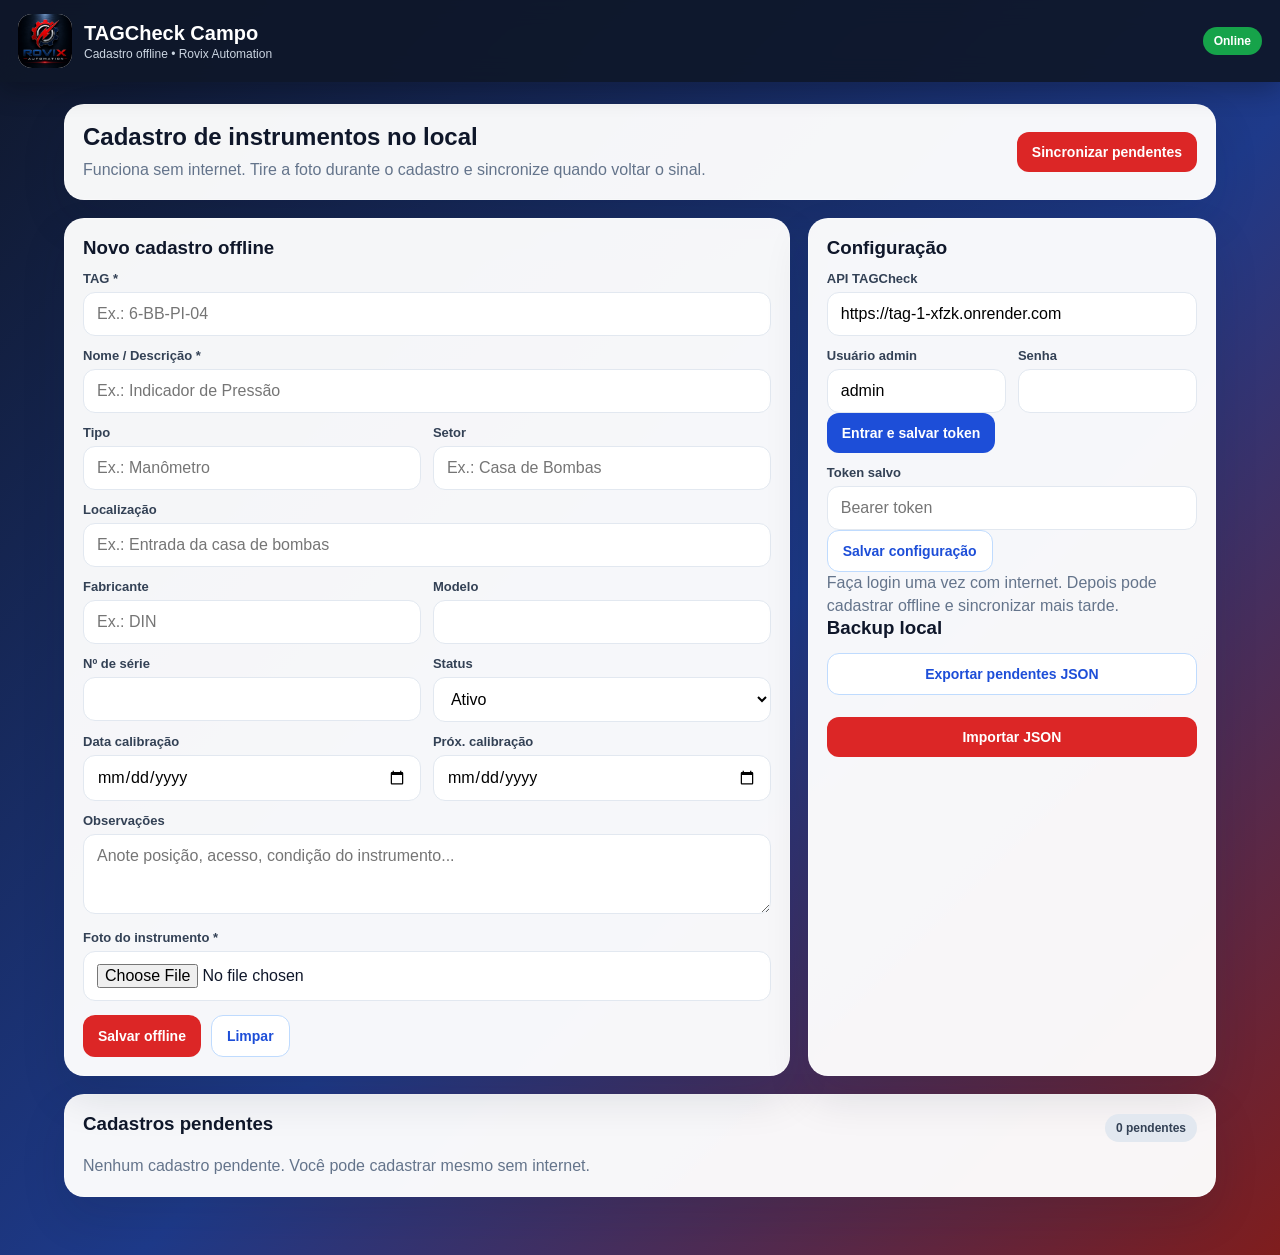
<file: TAGCheck_Campo_Offline/index.html>
<!doctype html>
<html lang="pt-BR">
<head>
  <meta charset="utf-8" />
  <meta name="viewport" content="width=device-width, initial-scale=1, viewport-fit=cover" />
  <meta name="theme-color" content="#0f172a" />
  <title>TAGCheck Campo Offline</title>
  <link rel="manifest" href="./manifest.webmanifest" />
  <link rel="icon" type="image/png" href="./public/favicon.png" />
  <link rel="stylesheet" href="./styles.css" />
</head>
<body>
  <div class="app-shell">
    <header class="topbar">
      <div class="brand">
        <img src="./public/logo.png" alt="Rovix Automation" class="brand-logo" />
        <div>
          <h1>TAGCheck Campo</h1>
          <p>Cadastro offline • Rovix Automation</p>
        </div>
      </div>
      <span id="netStatus" class="status-pill">Verificando...</span>
    </header>

    <main class="container">
      <section class="card hero">
        <div>
          <h2>Cadastro de instrumentos no local</h2>
          <p>Funciona sem internet. Tire a foto durante o cadastro e sincronize quando voltar o sinal.</p>
        </div>
        <div class="hero-actions">
          <button id="installBtn" class="outline hidden">Instalar app</button>
          <button id="syncBtn">Sincronizar pendentes</button>
        </div>
      </section>

      <section class="grid">
        <form id="equipmentForm" class="card form-card">
          <h3>Novo cadastro offline</h3>
          <label>TAG *</label>
          <input id="tag" name="tag" required placeholder="Ex.: 6-BB-PI-04" autocomplete="off" />

          <label>Nome / Descrição *</label>
          <input id="name" name="name" required placeholder="Ex.: Indicador de Pressão" autocomplete="off" />

          <div class="two-cols">
            <div><label>Tipo</label><input id="equipment_type" name="equipment_type" placeholder="Ex.: Manômetro" /></div>
            <div><label>Setor</label><input id="sector" name="sector" placeholder="Ex.: Casa de Bombas" /></div>
          </div>

          <label>Localização</label>
          <input id="location" name="location" placeholder="Ex.: Entrada da casa de bombas" />

          <div class="two-cols">
            <div><label>Fabricante</label><input id="manufacturer" name="manufacturer" placeholder="Ex.: DIN" /></div>
            <div><label>Modelo</label><input id="model" name="model" /></div>
          </div>

          <div class="two-cols">
            <div><label>Nº de série</label><input id="serial_number" name="serial_number" /></div>
            <div><label>Status</label><select id="status" name="status"><option>Ativo</option><option>Sem serviço</option><option>Manutenção</option><option>Inativo</option></select></div>
          </div>

          <div class="two-cols">
            <div><label>Data calibração</label><input id="calibration_date" name="calibration_date" type="date" /></div>
            <div><label>Próx. calibração</label><input id="next_calibration_date" name="next_calibration_date" type="date" /></div>
          </div>

          <label>Observações</label>
          <textarea id="notes" name="notes" rows="3" placeholder="Anote posição, acesso, condição do instrumento..."></textarea>

          <label>Foto do instrumento *</label>
          <input id="photo" name="photo" type="file" accept="image/*" capture="environment" required />
          <img id="preview" class="preview hidden" alt="Prévia da foto" />

          <div class="actions">
            <button type="submit">Salvar offline</button>
            <button type="button" id="clearBtn" class="outline">Limpar</button>
          </div>
        </form>

        <aside class="card side-card">
          <h3>Configuração</h3>
          <label>API TAGCheck</label>
          <input id="apiBase" placeholder="https://tag-1-xfzk.onrender.com" />
          <div class="two-cols">
            <div><label>Usuário admin</label><input id="loginUser" placeholder="admin" /></div>
            <div><label>Senha</label><input id="loginPass" type="password" /></div>
          </div>
          <button id="loginBtn" type="button" class="secondary">Entrar e salvar token</button>
          <label>Token salvo</label>
          <input id="token" placeholder="Bearer token" />
          <button id="saveConfigBtn" type="button" class="outline">Salvar configuração</button>
          <p class="small">Faça login uma vez com internet. Depois pode cadastrar offline e sincronizar mais tarde.</p>

          <h3>Backup local</h3>
          <div class="actions stacked">
            <button id="exportBtn" type="button" class="outline">Exportar pendentes JSON</button>
            <label class="file-button">Importar JSON<input id="importFile" type="file" accept="application/json" /></label>
          </div>
        </aside>
      </section>

      <section class="card">
        <div class="section-head">
          <h3>Cadastros pendentes</h3>
          <span id="countBadge" class="status-pill neutral">0 pendentes</span>
        </div>
        <div id="pendingList" class="pending-list"></div>
      </section>
    </main>
  </div>

  <div id="toast" class="toast hidden"></div>
  <script src="./app.js"></script>
</body>
</html>
</file>
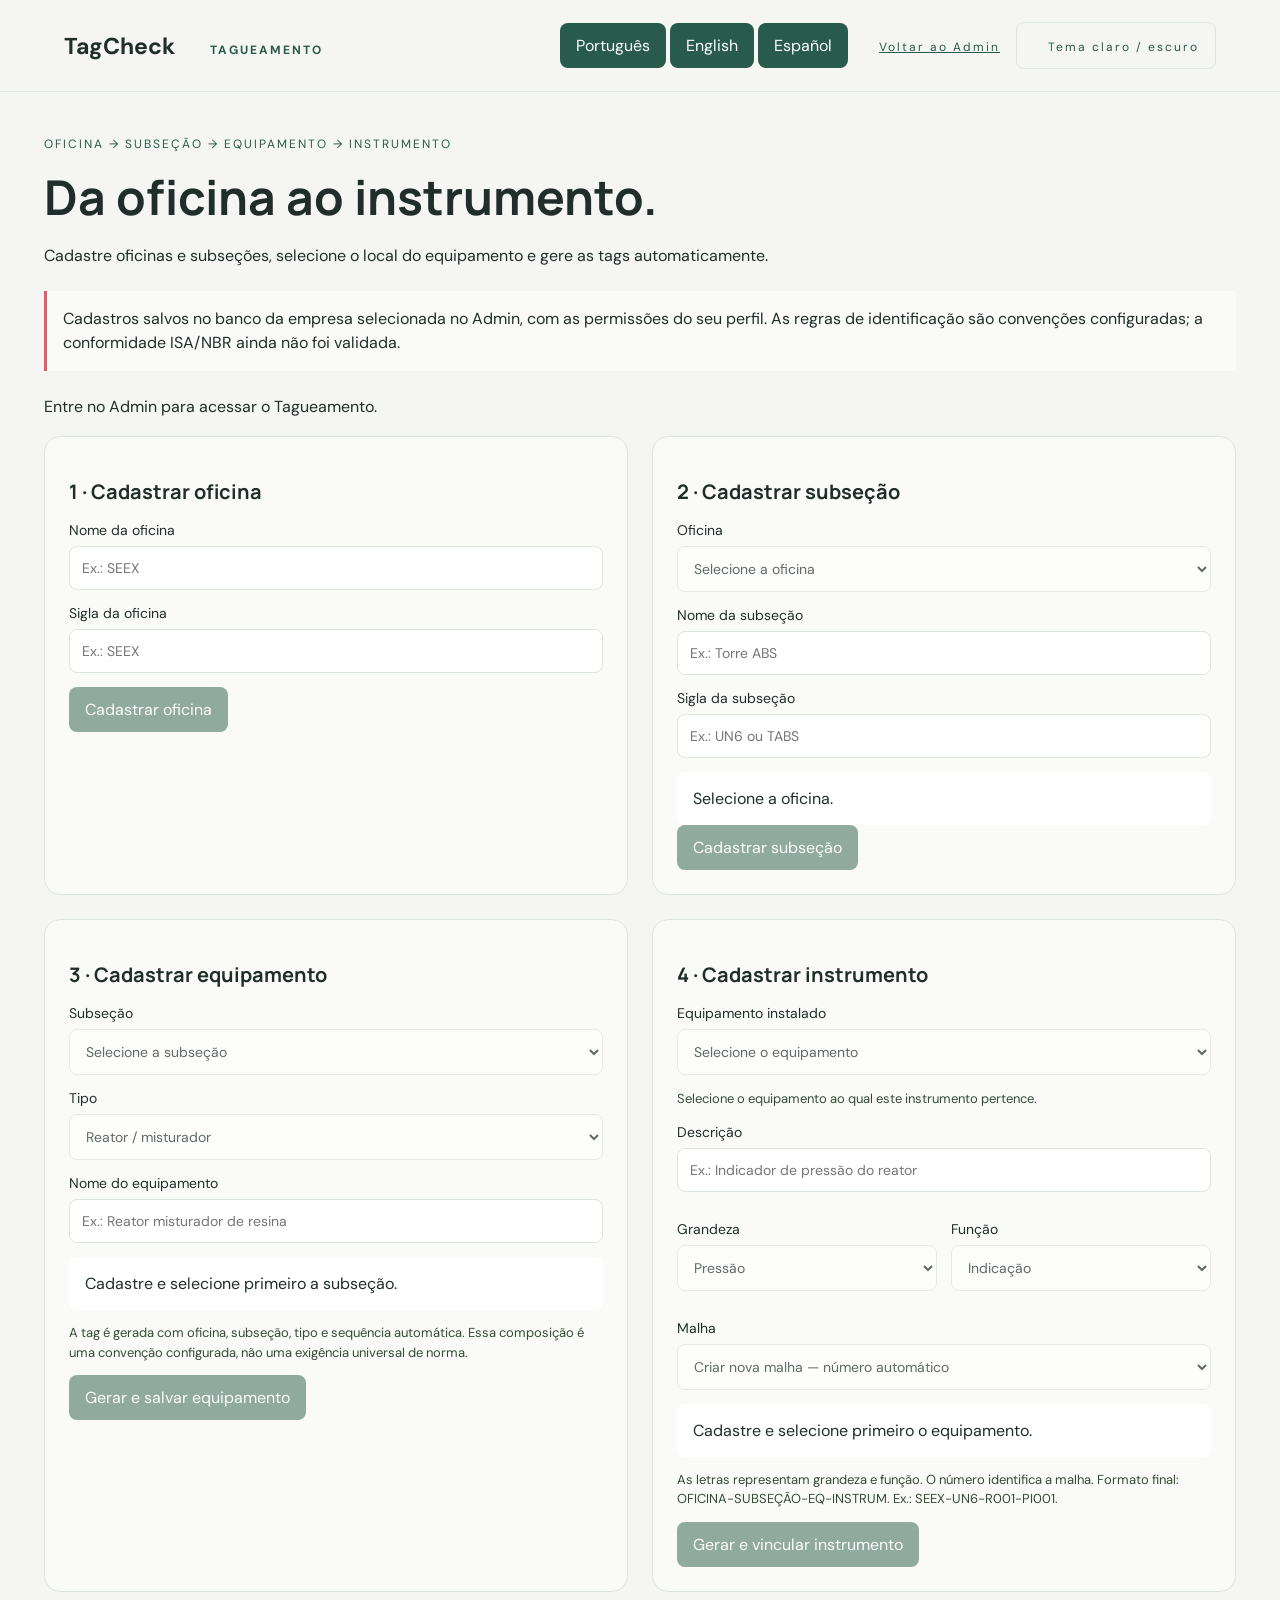
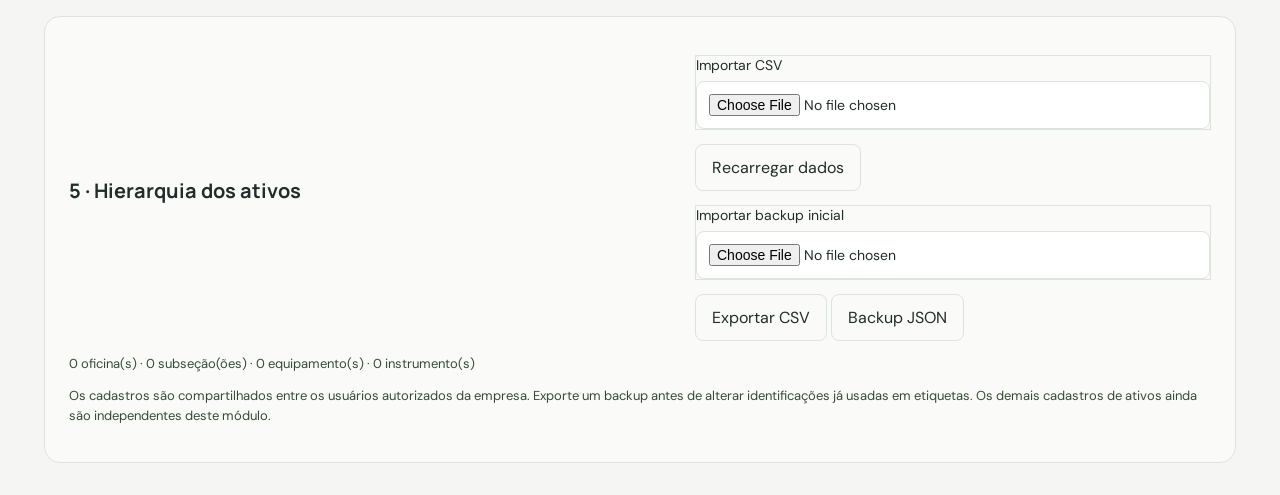
<file: admin/tagueamento/index.html>
<!doctype html><html lang="pt-BR"><head><script src="../locale.js?v=20261104-complete"></script><meta charset="utf-8"><meta name="viewport" content="width=device-width,initial-scale=1"><title>TagCheck | Tagueamento</title><link rel="stylesheet" href="styles.css?v=6"><link rel="stylesheet" href="../central-theme.css?v=20261122"></head><body class="light">
<header><strong>TagCheck <span><span data-tc-text="TAGUEAMENTO">TAGUEAMENTO</span></span></strong><nav><div class="language-switch" role="group" aria-label="Idioma" data-tc-aria-label="Idioma">
<button type="button" id="langPt" class="outline-button lang-button" data-tc-language="pt" lang="pt-BR">Português</button>
<button type="button" id="langEn" class="outline-button lang-button" data-tc-language="en" lang="en">English</button>
<button type="button" id="langEs" class="outline-button lang-button" data-tc-language="es" lang="es">Español</button>
</div><a href="/" data-tc-navigation><span data-tc-text="Voltar ao Admin">Voltar ao Admin</span></a> <button id="theme"><span data-tc-text="Tema claro / escuro">Tema claro / escuro</span></button></nav></header>
<main><p class="eyebrow"><span data-tc-text="OFICINA → SUBSEÇÃO → EQUIPAMENTO → INSTRUMENTO">OFICINA → SUBSEÇÃO → EQUIPAMENTO → INSTRUMENTO</span></p><h1><span data-tc-text="Da oficina ao instrumento.">Da oficina ao instrumento.</span></h1><p><span data-tc-text="Cadastre oficinas e subseções, selecione o local do equipamento e gere as tags automaticamente.">Cadastre oficinas e subseções, selecione o local do equipamento e gere as tags automaticamente.</span></p><aside><span data-tc-text="Cadastros salvos no banco da empresa selecionada no Admin, com as permissões do seu perfil. As regras de identificação são convenções configuradas; a conformidade ISA/NBR ainda não foi validada.">Cadastros salvos no banco da empresa selecionada no Admin, com as permissões do seu perfil. As regras de identificação são convenções configuradas; a conformidade ISA/NBR ainda não foi validada.</span></aside>
<p id="message" role="status" aria-live="polite"></p><div class="layout"><section><h2><span data-tc-text="1 · Cadastrar oficina">1 · Cadastrar oficina</span></h2><form id="workshopForm"><label><span data-tc-text="Nome da oficina">Nome da oficina</span><input id="workshopName" required maxlength="120" placeholder="Ex.: SEEX" data-tc-placeholder="Ex.: SEEX"></label><label><span data-tc-text="Sigla da oficina">Sigla da oficina</span><input id="workshopCode" required maxlength="20" placeholder="Ex.: SEEX" data-tc-placeholder="Ex.: SEEX"></label><button><span data-tc-text="Cadastrar oficina">Cadastrar oficina</span></button></form></section><section><h2><span data-tc-text="2 · Cadastrar subseção">2 · Cadastrar subseção</span></h2><form id="subsectionForm"><label><span data-tc-text="Oficina">Oficina</span><select id="workshopId" required></select></label><label><span data-tc-text="Nome da subseção">Nome da subseção</span><input id="subsectionName" required maxlength="120" placeholder="Ex.: Torre ABS" data-tc-placeholder="Ex.: Torre ABS"></label><label><span data-tc-text="Sigla da subseção">Sigla da subseção</span><input id="subsectionCode" required maxlength="20" placeholder="Ex.: UN6 ou TABS" data-tc-placeholder="Ex.: UN6 ou TABS"></label><output id="subsectionPreview"></output><button><span data-tc-text="Cadastrar subseção">Cadastrar subseção</span></button></form></section><section><h2><span data-tc-text="3 · Cadastrar equipamento">3 · Cadastrar equipamento</span></h2><form id="equipmentForm"><label><span data-tc-text="Subseção">Subseção</span><select id="subsectionId" required></select></label><label><span data-tc-text="Tipo">Tipo</span><select id="type"><option value="R" data-tc-text="Reator / misturador">Reator / misturador</option><option value="TK" data-tc-text="Tanque">Tanque</option><option value="B" data-tc-text="Bomba">Bomba</option><option value="COMP" data-tc-text="Compressor">Compressor</option><option value="EQ" data-tc-text="Outro equipamento">Outro equipamento</option></select></label><label><span data-tc-text="Nome do equipamento">Nome do equipamento</span><input id="name" maxlength="120" placeholder="Ex.: Reator misturador de resina" required data-tc-placeholder="Ex.: Reator misturador de resina"></label><output id="equipmentPreview" aria-live="polite"></output><p class="hint"><span data-tc-text="A tag é gerada com oficina, subseção, tipo e sequência automática. Essa composição é uma convenção configurada, não uma exigência universal de norma.">A tag é gerada com oficina, subseção, tipo e sequência automática. Essa composição é uma convenção configurada, não uma exigência universal de norma.</span></p><button type="submit"><span data-tc-text="Gerar e salvar equipamento">Gerar e salvar equipamento</span></button></form></section>
<section><h2><span data-tc-text="4 · Cadastrar instrumento">4 · Cadastrar instrumento</span></h2><form id="instrumentForm"><label><span data-tc-text="Equipamento instalado">Equipamento instalado</span><select id="equipmentId" required></select></label><p id="location" class="hint"></p><label><span data-tc-text="Descrição">Descrição</span><input id="description" maxlength="120" placeholder="Ex.: Indicador de pressão do reator" required data-tc-placeholder="Ex.: Indicador de pressão do reator"></label><div class="row"><label><span data-tc-text="Grandeza">Grandeza</span><select id="quantity"><option value="P" data-tc-text="Pressão">Pressão</option><option value="T" data-tc-text="Temperatura">Temperatura</option><option value="F" data-tc-text="Vazão">Vazão</option><option value="L" data-tc-text="Nível">Nível</option></select></label><label><span data-tc-text="Função">Função</span><select id="function"><option value="I" data-tc-text="Indicação">Indicação</option><option value="T" data-tc-text="Transmissão">Transmissão</option><option value="C" data-tc-text="Controle">Controle</option><option value="IC" data-tc-text="Indicação e controle">Indicação e controle</option><option value="IA" data-tc-text="Indicação e alarme">Indicação e alarme</option></select></label></div><label><span data-tc-text="Malha">Malha</span><select id="loopMode"><option value="new" data-tc-text="Criar nova malha — número automático">Criar nova malha — número automático</option><option value="existing" data-tc-text="Usar malha já cadastrada">Usar malha já cadastrada</option></select></label><label id="loopLabel" hidden><span data-tc-text="Malha existente">Malha existente</span><select id="loop"></select></label><output id="instrumentPreview" aria-live="polite"></output><p class="hint"><span data-tc-text="As letras representam grandeza e função. O número identifica a malha. Formato final: OFICINA-SUBSEÇÃO-EQ-INSTRUM. Ex.: SEEX-UN6-R001-PI001.">As letras representam grandeza e função. O número identifica a malha. Formato final: OFICINA-SUBSEÇÃO-EQ-INSTRUM. Ex.: SEEX-UN6-R001-PI001.</span></p><button type="submit" id="saveInstrument"><span data-tc-text="Gerar e vincular instrumento">Gerar e vincular instrumento</span></button></form></section></div>
<section class="inventory"><div class="row"><h2><span data-tc-text="5 · Hierarquia dos ativos">5 · Hierarquia dos ativos</span></h2><div><label class="secondary"><span data-tc-text="Importar CSV">Importar CSV</span><input id="importCSV" type="file" accept=".csv,text/csv"></label> <button id="reload" class="secondary"><span data-tc-text="Recarregar dados">Recarregar dados</span></button> <label class="secondary"><span data-tc-text="Importar backup inicial">Importar backup inicial</span><input id="importBackup" type="file" accept=".json,application/json"></label> <button id="export" class="secondary"><span data-tc-text="Exportar CSV">Exportar CSV</span></button> <button id="backup" class="secondary"><span data-tc-text="Backup JSON">Backup JSON</span></button></div></div><div id="csvPreview" hidden><h3><span data-tc-text="Prévia da importação CSV">Prévia da importação CSV</span></h3><p id="csvSummary"></p><p><span data-tc-text="As oficinas e subseções ausentes serão criadas com as siglas do arquivo como nomes. Registros idênticos serão ignorados; conflitos bloqueiam a importação. O destino é a empresa selecionada no Admin.">As oficinas e subseções ausentes serão criadas com as siglas do arquivo como nomes. Registros idênticos serão ignorados; conflitos bloqueiam a importação. O destino é a empresa selecionada no Admin.</span></p><button id="confirmCSV" type="button"><span data-tc-text="Confirmar importação">Confirmar importação</span></button> <button id="cancelCSV" type="button" class="secondary"><span data-tc-text="Cancelar">Cancelar</span></button></div><p id="count" class="hint"></p><div id="records"></div><p class="hint"><span data-tc-text="Os cadastros são compartilhados entre os usuários autorizados da empresa. Exporte um backup antes de alterar identificações já usadas em etiquetas. Os demais cadastros de ativos ainda são independentes deste módulo.">Os cadastros são compartilhados entre os usuários autorizados da empresa. Exporte um backup antes de alterar identificações já usadas em etiquetas. Os demais cadastros de ativos ainda são independentes deste módulo.</span></p></section></main><script src="../config.js?v=20261019"></script><script src="core.js?v=6"></script><script src="app.js?v=20261104-complete"></script></body></html>
</file>
<file: TAGCheck_Campo_Offline/styles.css>
:root{--bg:#0f172a;--card:#fff;--text:#0f172a;--muted:#64748b;--blue:#1d4ed8;--red:#dc2626;--line:#e2e8f0;--ok:#16a34a;--warn:#f59e0b;--danger:#dc2626;--shadow:0 20px 45px rgba(15,23,42,.12)}*{box-sizing:border-box}body{margin:0;background:linear-gradient(135deg,#0f172a 0,#1e3a8a 55%,#7f1d1d 100%);font-family:Inter,Arial,sans-serif;color:var(--text);min-height:100vh}.app-shell{min-height:100vh}.topbar{position:sticky;top:0;z-index:5;display:flex;justify-content:space-between;align-items:center;gap:12px;padding:14px 18px;background:rgba(15,23,42,.92);backdrop-filter:blur(12px);color:white;box-shadow:0 8px 24px rgba(0,0,0,.25)}.brand{display:flex;align-items:center;gap:12px}.brand-logo{width:54px;height:54px;object-fit:contain;border-radius:14px;background:white}.brand h1{font-size:20px;margin:0}.brand p{font-size:12px;margin:2px 0 0;color:#cbd5e1}.container{width:min(1180px,100%);margin:0 auto;padding:22px 14px 40px}.card{background:rgba(255,255,255,.96);border:1px solid rgba(255,255,255,.35);border-radius:20px;box-shadow:var(--shadow);padding:18px;margin-bottom:18px}.hero{display:flex;align-items:center;justify-content:space-between;gap:14px}.hero h2,.card h3{margin:0 0 8px}.hero p,.small{margin:0;color:var(--muted);line-height:1.4}.grid{display:grid;grid-template-columns:1.6fr .9fr;gap:18px}.two-cols{display:grid;grid-template-columns:1fr 1fr;gap:12px}label{display:block;font-weight:700;font-size:13px;margin:12px 0 6px;color:#334155}input,select,textarea{width:100%;padding:12px 13px;border:1px solid var(--line);border-radius:12px;font:inherit;background:white;outline:none}input:focus,textarea:focus,select:focus{border-color:var(--blue);box-shadow:0 0 0 3px rgba(29,78,216,.12)}button,.file-button{border:0;border-radius:12px;padding:12px 15px;font-weight:800;cursor:pointer;background:var(--red);color:white;display:inline-flex;align-items:center;justify-content:center;gap:8px;text-decoration:none;font-size:14px}button.secondary{background:var(--blue)}button.outline,.outline{background:white;color:var(--blue);border:1px solid #bfdbfe}.file-button input{display:none}.actions{display:flex;gap:10px;flex-wrap:wrap;margin-top:14px}.actions.stacked{flex-direction:column}.preview{width:100%;max-height:260px;object-fit:contain;border-radius:14px;border:1px solid var(--line);background:#f8fafc;margin-top:12px}.hidden{display:none!important}.status-pill{display:inline-flex;align-items:center;border-radius:999px;padding:7px 11px;font-size:12px;font-weight:800;background:#334155;color:white;white-space:nowrap}.status-pill.ok{background:var(--ok)}.status-pill.off{background:var(--danger)}.status-pill.neutral{background:#e2e8f0;color:#334155}.section-head{display:flex;justify-content:space-between;align-items:center;gap:12px;margin-bottom:12px}.pending-list{display:grid;gap:10px}.pending-item{display:grid;grid-template-columns:80px 1fr auto;gap:12px;align-items:center;border:1px solid var(--line);border-radius:16px;padding:10px;background:#fff}.pending-item img{width:80px;height:70px;object-fit:cover;border-radius:12px;background:#f1f5f9}.pending-item h4{margin:0 0 4px}.pending-item p{margin:0;color:var(--muted);font-size:13px}.mini-actions{display:flex;gap:8px}.mini-actions button{padding:9px 10px;font-size:12px}.toast{position:fixed;left:50%;bottom:20px;transform:translateX(-50%);background:#020617;color:white;padding:12px 16px;border-radius:14px;box-shadow:var(--shadow);z-index:20;max-width:90vw}.toast.error{background:#991b1b}.toast.ok{background:#14532d}@media(max-width:850px){.grid,.two-cols{grid-template-columns:1fr}.hero{align-items:flex-start;flex-direction:column}.topbar{align-items:flex-start}.brand-logo{width:46px;height:46px}.pending-item{grid-template-columns:64px 1fr}.pending-item img{width:64px;height:60px}.mini-actions{grid-column:1/-1}.hero-actions{width:100%;display:grid;grid-template-columns:1fr 1fr;gap:8px}}@media(display-mode:standalone){body{padding-top:env(safe-area-inset-top)}}
</file>
<file: admin/tagueamento/styles.css>
:root{font:16px system-ui;color:#eaf0fa;background:#0c1424;--panel:#152238;--line:#334762;--field:#0d192b;--muted:#b4c1d3}*{box-sizing:border-box}body{margin:0}body.light{color:#142238;background:#f1f5fa;--panel:white;--line:#c4d0e0;--field:#f7faff;--muted:#52627a}header{padding:22px 5%;display:flex;justify-content:space-between;align-items:center;border-bottom:1px solid var(--line)}header strong{font-size:23px}header span{font-size:12px;letter-spacing:2px;color:#75adff;margin-left:15px}main{max-width:1240px;margin:auto;padding:32px 24px}.eyebrow{font-size:12px;letter-spacing:2px;color:#75adff}h1{font-size:clamp(30px,5vw,48px);margin:8px 0}h2{font-size:20px}aside{border-left:3px solid #e85a68;background:var(--panel);padding:16px;line-height:1.5;margin:25px 0}.layout{display:grid;grid-template-columns:1fr 1fr;gap:24px}section{background:var(--panel);border:1px solid var(--line);border-radius:16px;padding:24px}label{display:block;font-size:14px;margin:14px 0}input,select{width:100%;padding:12px;border:1px solid var(--line);border-radius:8px;background:var(--field);color:inherit;margin-top:7px;font:inherit}button{background:#2468db;color:white;border:0;border-radius:8px;padding:12px 16px;font:inherit;cursor:pointer}.secondary,#theme{background:transparent;color:inherit;border:1px solid var(--line)}.row{display:flex;gap:14px;align-items:center;justify-content:space-between}.row>label{flex:1;min-width:0}output{display:block;padding:16px;background:var(--field);border-radius:8px;overflow-wrap:anywhere}.hint,#count{font-size:13px;line-height:1.5;color:var(--muted)}article{padding:15px 0;border-bottom:1px solid var(--line);overflow-wrap:anywhere}article h3{margin:0;color:#75adff}article p{line-height:1.5}#message{min-height:24px}button:focus-visible,input:focus-visible,select:focus-visible{outline:3px solid #81b3ff;outline-offset:3px}@media(max-width:780px){.layout{grid-template-columns:1fr}header span{display:block;margin:5px 0}.row{flex-wrap:wrap}} 
.inventory{margin-top:24px}.tree{margin:12px 0 12px 12px;padding-left:14px;border-left:2px solid var(--line)}.tree h4{margin:12px 0 6px}.tree p{font-size:14px;color:var(--muted)}nav{display:flex;align-items:center;gap:16px}a{color:#75adff}button:disabled{opacity:.5;cursor:not-allowed}details{margin:18px 0}summary{cursor:pointer;font-size:14px;color:var(--muted)}[hidden]{display:none!important}#message:empty{display:none}@media(max-width:600px){header{align-items:flex-start;gap:12px}nav{flex-direction:column;align-items:flex-end}nav a{font-size:13px}section{padding:18px}.tree{margin-left:4px;padding-left:9px}.eyebrow{line-height:1.8}}
</file>
<file: admin/central-theme.css>
@import url('https://fonts.googleapis.com/css2?family=DM+Sans:wght@400;500;600;700&family=Manrope:wght@500;600;700;800&display=swap');

:root { --module-font: "DM Sans", Arial, sans-serif; --module-heading: Manrope, var(--module-font); }
html body, body button, body input, body select, body textarea { font-family: var(--module-font); }
body h1, body h2, body h3, .module-card { font-family: var(--module-heading); }
:root[data-theme="light"] {
  --bg: #f5f6f3; --bg-2: #f5f6f3; --panel: #fafbf8; --panel-2: #ffffff;
  --line: #dce5dc; --line-strong: #bccbbf; --text: #202d2b; --muted: #354b35;
  --accent: #285b4b; --accent-2: #285b4b; --radius: 8px;
  --shadow: 0 10px 30px rgb(32 45 43 / 8%);
}
:root[data-theme="light"] body { background: var(--bg); }
[data-theme="light"] body .topbar { background: var(--panel); border-color: var(--line); }
[data-theme="light"] body .primary-button, [data-theme="light"] body .lang-button.active {
  background: var(--accent); color: white; border-radius: 6px;
}
.module-grid { display: grid; grid-template-columns: repeat(auto-fit, minmax(min(100%, 13rem), 1fr)); gap: 12px; }
.module-card { padding: 1.25rem; min-height: 5rem; display: flex; align-items: center; font-weight: 700; }
.module-card:hover, .module-card:focus-visible { border-color: var(--accent-2); }
.audit-entry { border-top: 1px solid var(--line); padding: .8rem 0; }
.audit-entry summary { cursor: pointer; }
.audit-entry pre { white-space: pre-wrap; overflow-wrap: anywhere; }

body.light { background: #f5f6f3; color: #202d2b; --panel:#fafbf8; --line:#dce5dc; --field:#fff; --muted:#354b35; }
body.light a, body.light article h3, body.light header span, body.light .eyebrow { color:#285b4b; }
body.light button:not(.secondary):not(#theme) { background:#285b4b; }
</file>
